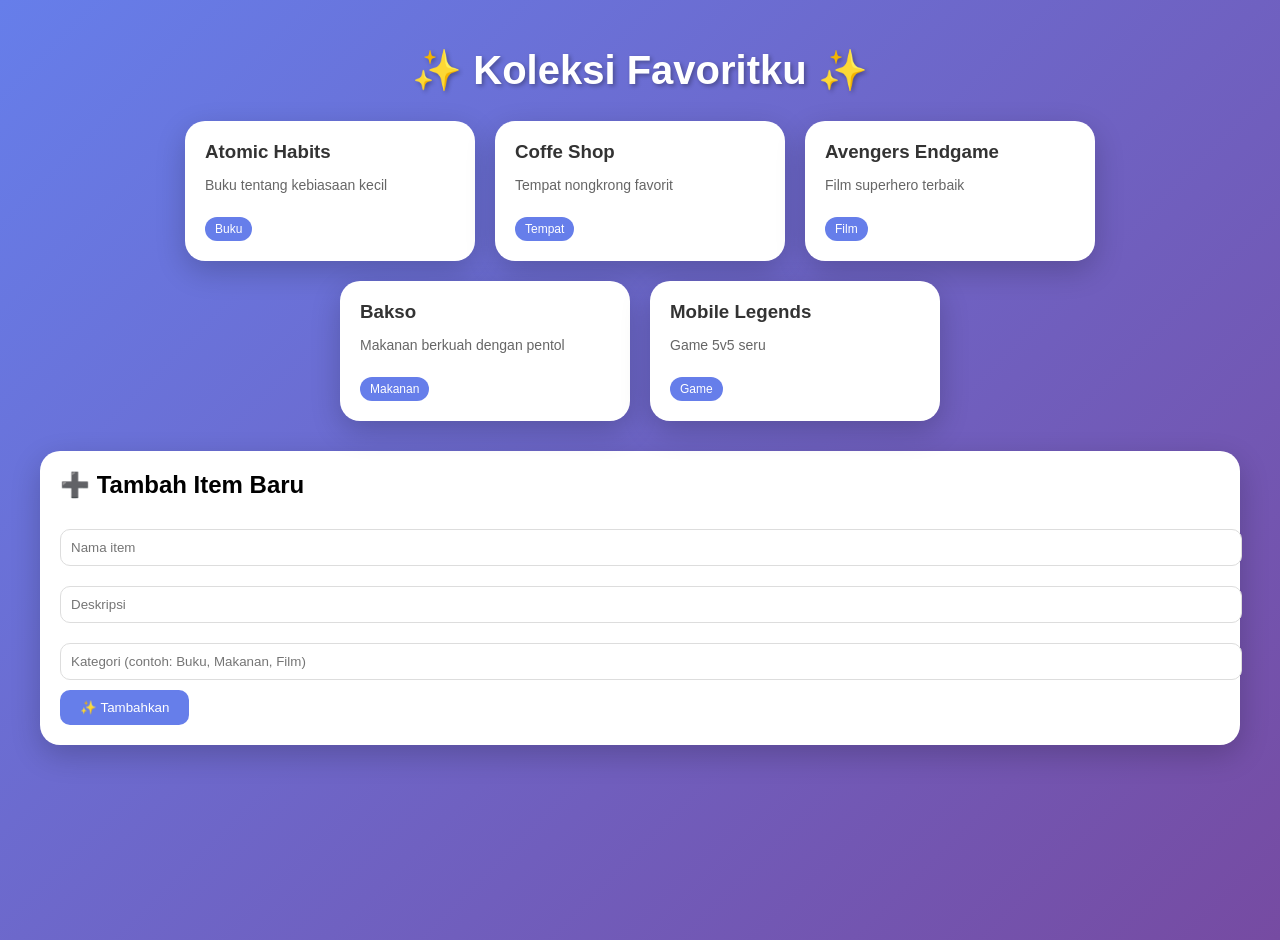
<file: index.html>
<!DOCTYPE html>
<html>
<head>
    <title>Koleksi Favoritku</title>
    <link rel="stylesheet" href="style.css">
</head>
<body>
    <div class="container">
        <h1>✨ Koleksi Favoritku ✨</h1>
        <div id="daftar-item" class="card-container"></div>
    </div>
    <script src="script.js"></script>
</body>
</html>
</file>
<file: style.css>
body {
    font-family: 'Segoe UI', Tahoma, Geneva, Verdana, sans-serif;
    background: linear-gradient(135deg, #667eea 0%, #764ba2 100%);
    margin: 0;
    min-height: 100vh;
    padding: 20px;
}

.container {
    max-width: 1200px;
    margin: 0 auto;
}

h1 {
    text-align: center;
    color: white;
    text-shadow: 2px 2px 4px rgba(0,0,0,0.3);
    font-size: 2.5em;
}

.card-container {
    display: flex;
    flex-wrap: wrap;
    gap: 20px;
    justify-content: center;
}

.card {
    background: white;
    border-radius: 20px;
    padding: 20px;
    width: 250px;
    box-shadow: 0 10px 30px rgba(0,0,0,0.2);
    transition: transform 0.3s;
}

.card:hover {
    transform: translateY(-10px);
}

.card h3 {
    margin: 0 0 10px 0;
    color: #333;
}

.card p {
    color: #666;
    font-size: 14px;
}

.card .kategori {
    display: inline-block;
    background: #667eea;
    color: white;
    padding: 5px 10px;
    border-radius: 20px;
    font-size: 12px;
    margin-top: 10px;
}
</file>
<file: Judul 4 TI/style.css>
body {
    font-family: 'Segoe UI', Tahoma, Geneva, Verdana, sans-serif;
    background: linear-gradient(135deg, #667eea 0%, #764ba2 100%);
    margin: 0;
    min-height: 100vh;
    padding: 20px;
}

.container {
    max-width: 1200px;
    margin: 0 auto;
}

h1 {
    text-align: center;
    color: white;
    text-shadow: 2px 2px 4px rgba(0,0,0,0.3);
    font-size: 2.5em;
}

.card-container {
    display: flex;
    flex-wrap: wrap;
    gap: 20px;
    justify-content: center;
}

.card {
    background: white;
    border-radius: 20px;
    padding: 20px;
    width: 250px;
    box-shadow: 0 10px 30px rgba(0,0,0,0.2);
    transition: transform 0.3s;
}

.card:hover {
    transform: translateY(-10px);
}

.card h3 {
    margin: 0 0 10px 0;
    color: #333;
}

.card p {
    color: #666;
    font-size: 14px;
}

.card .kategori {
    display: inline-block;
    background: #667eea;
    color: white;
    padding: 5px 10px;
    border-radius: 20px;
    font-size: 12px;
    margin-top: 10px;
}
</file>
